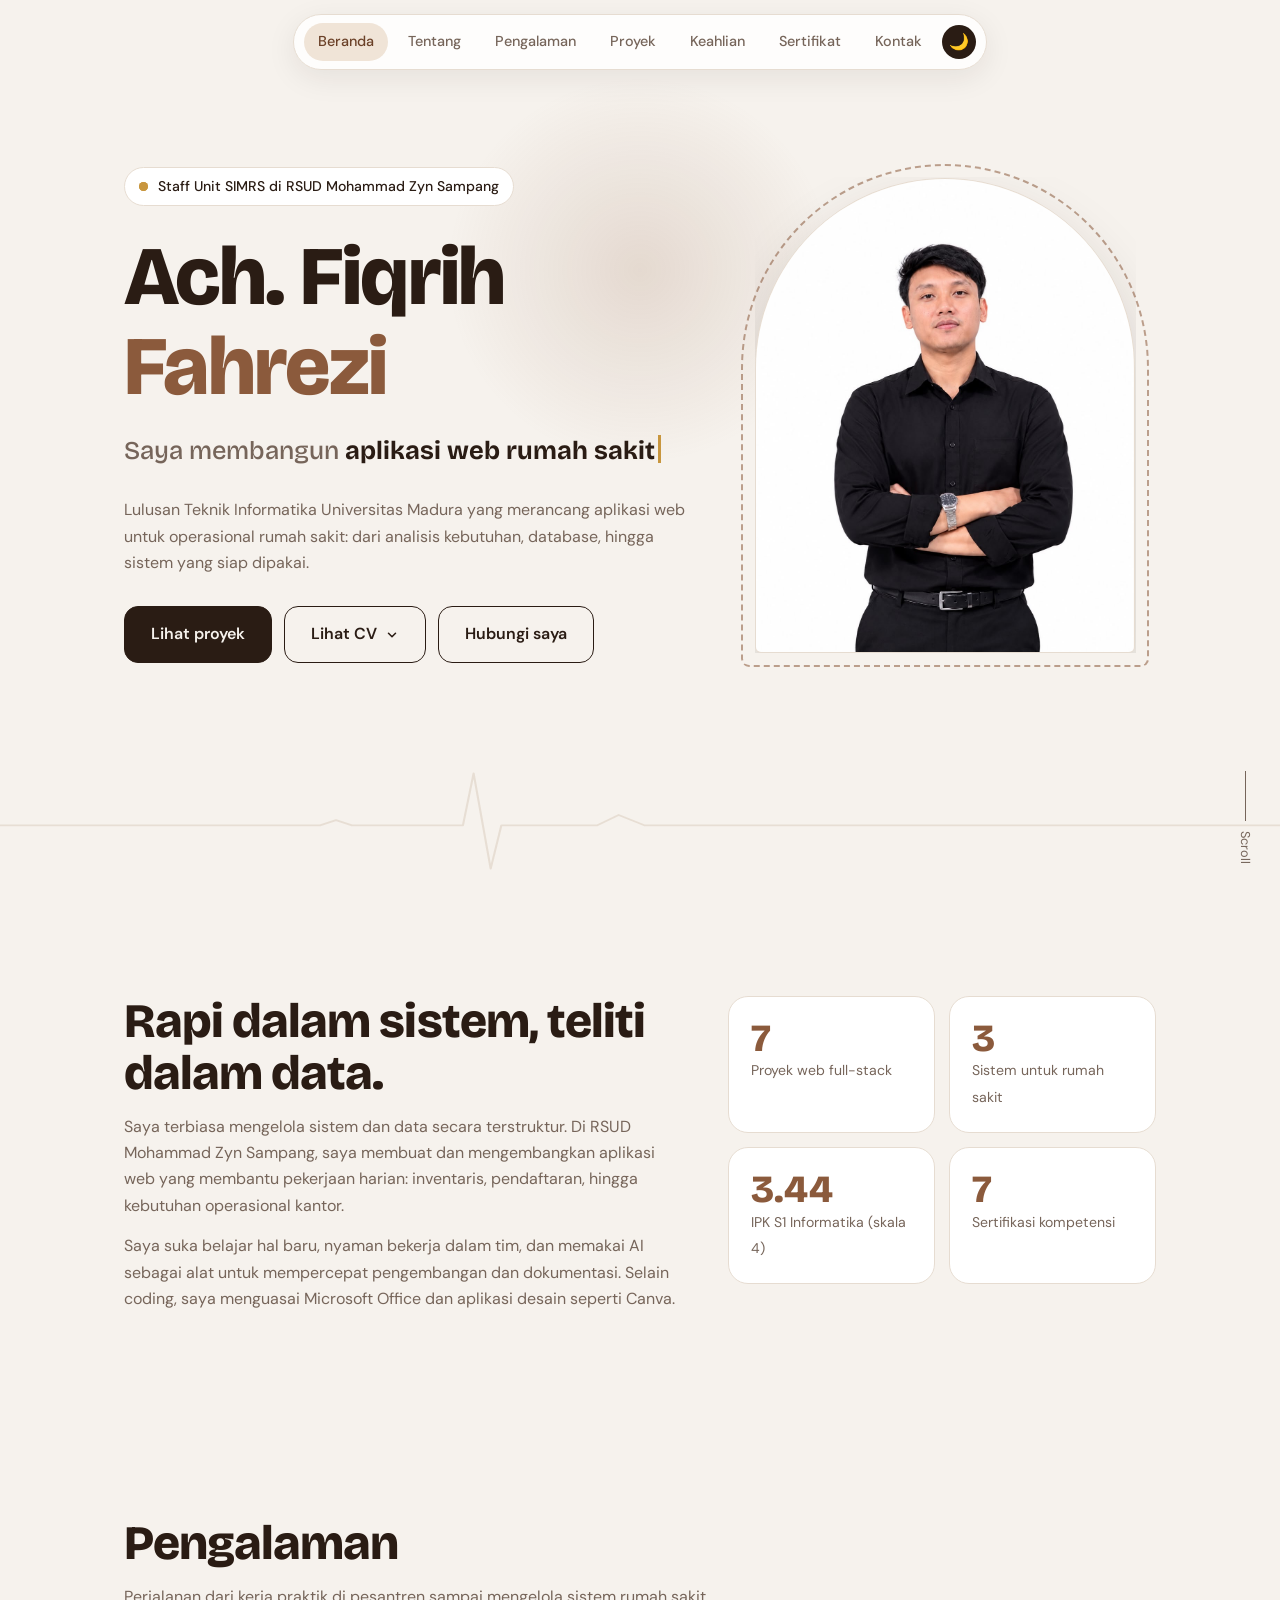
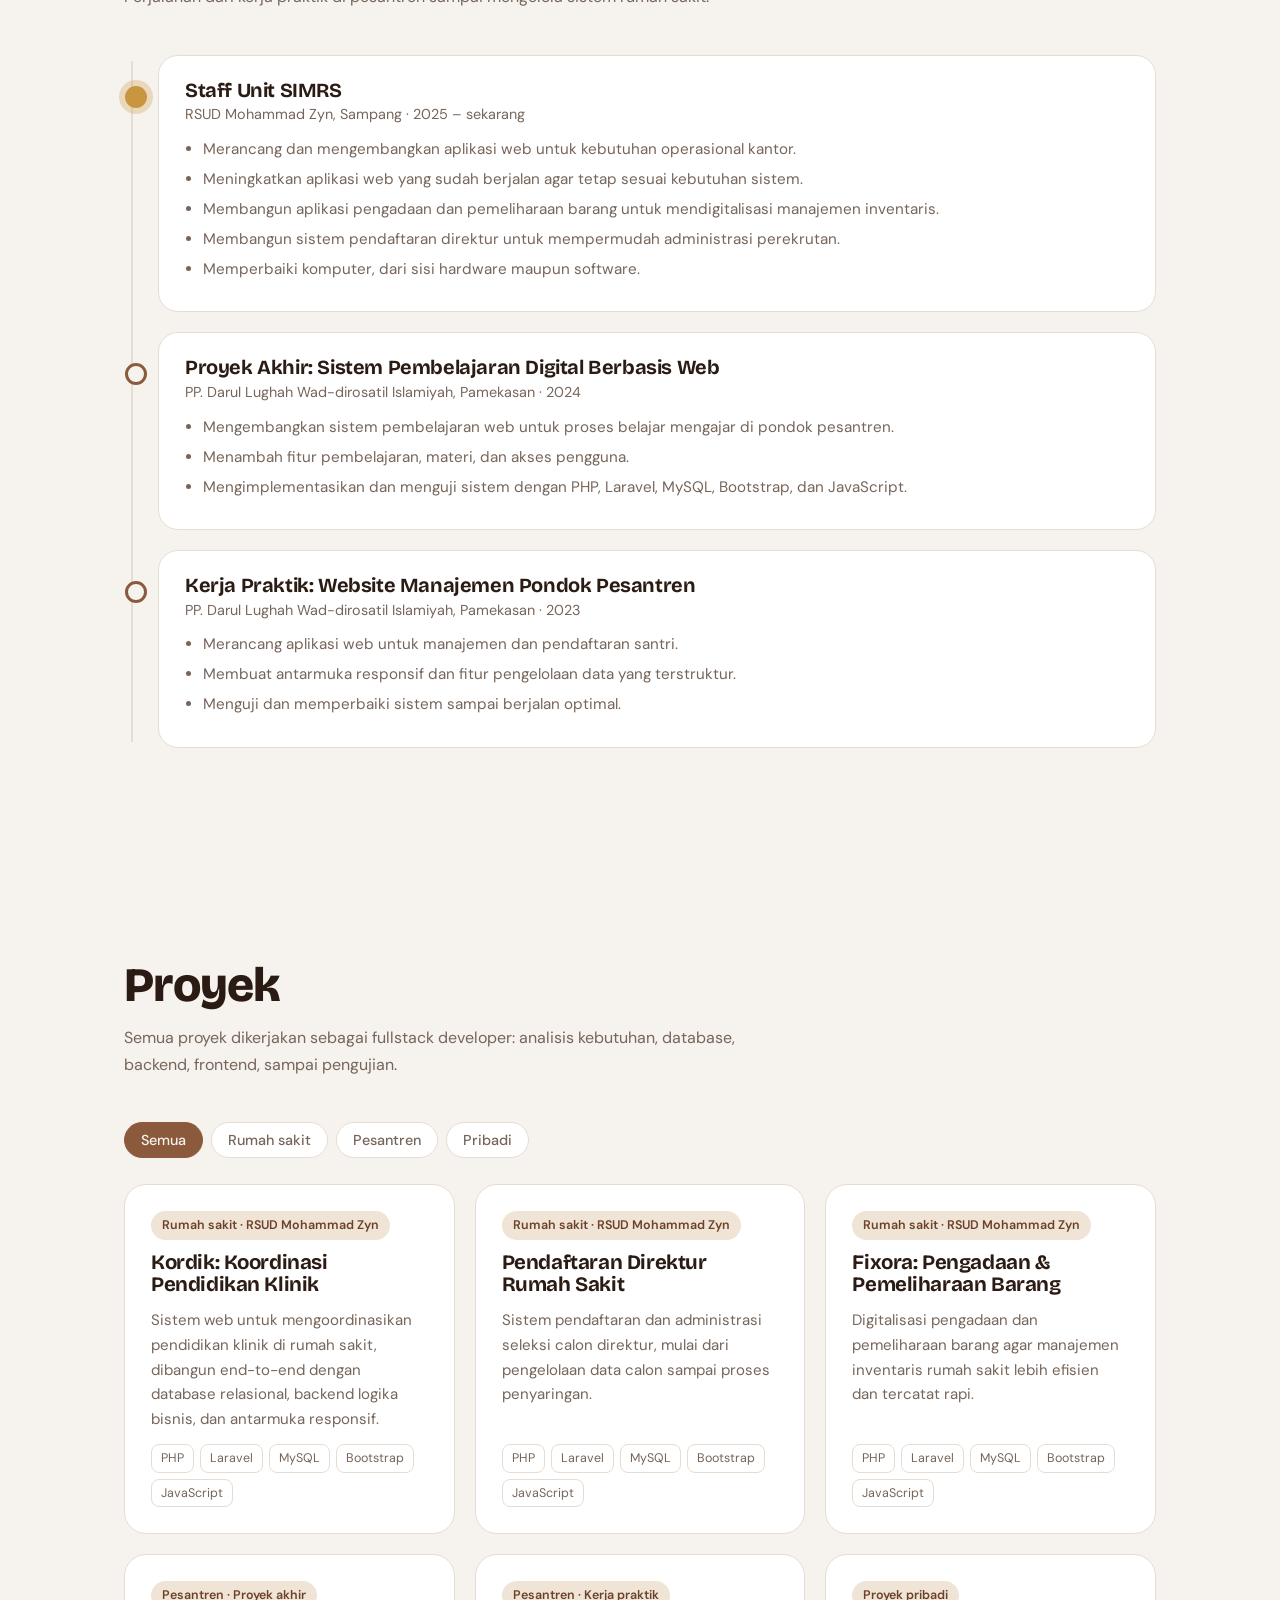
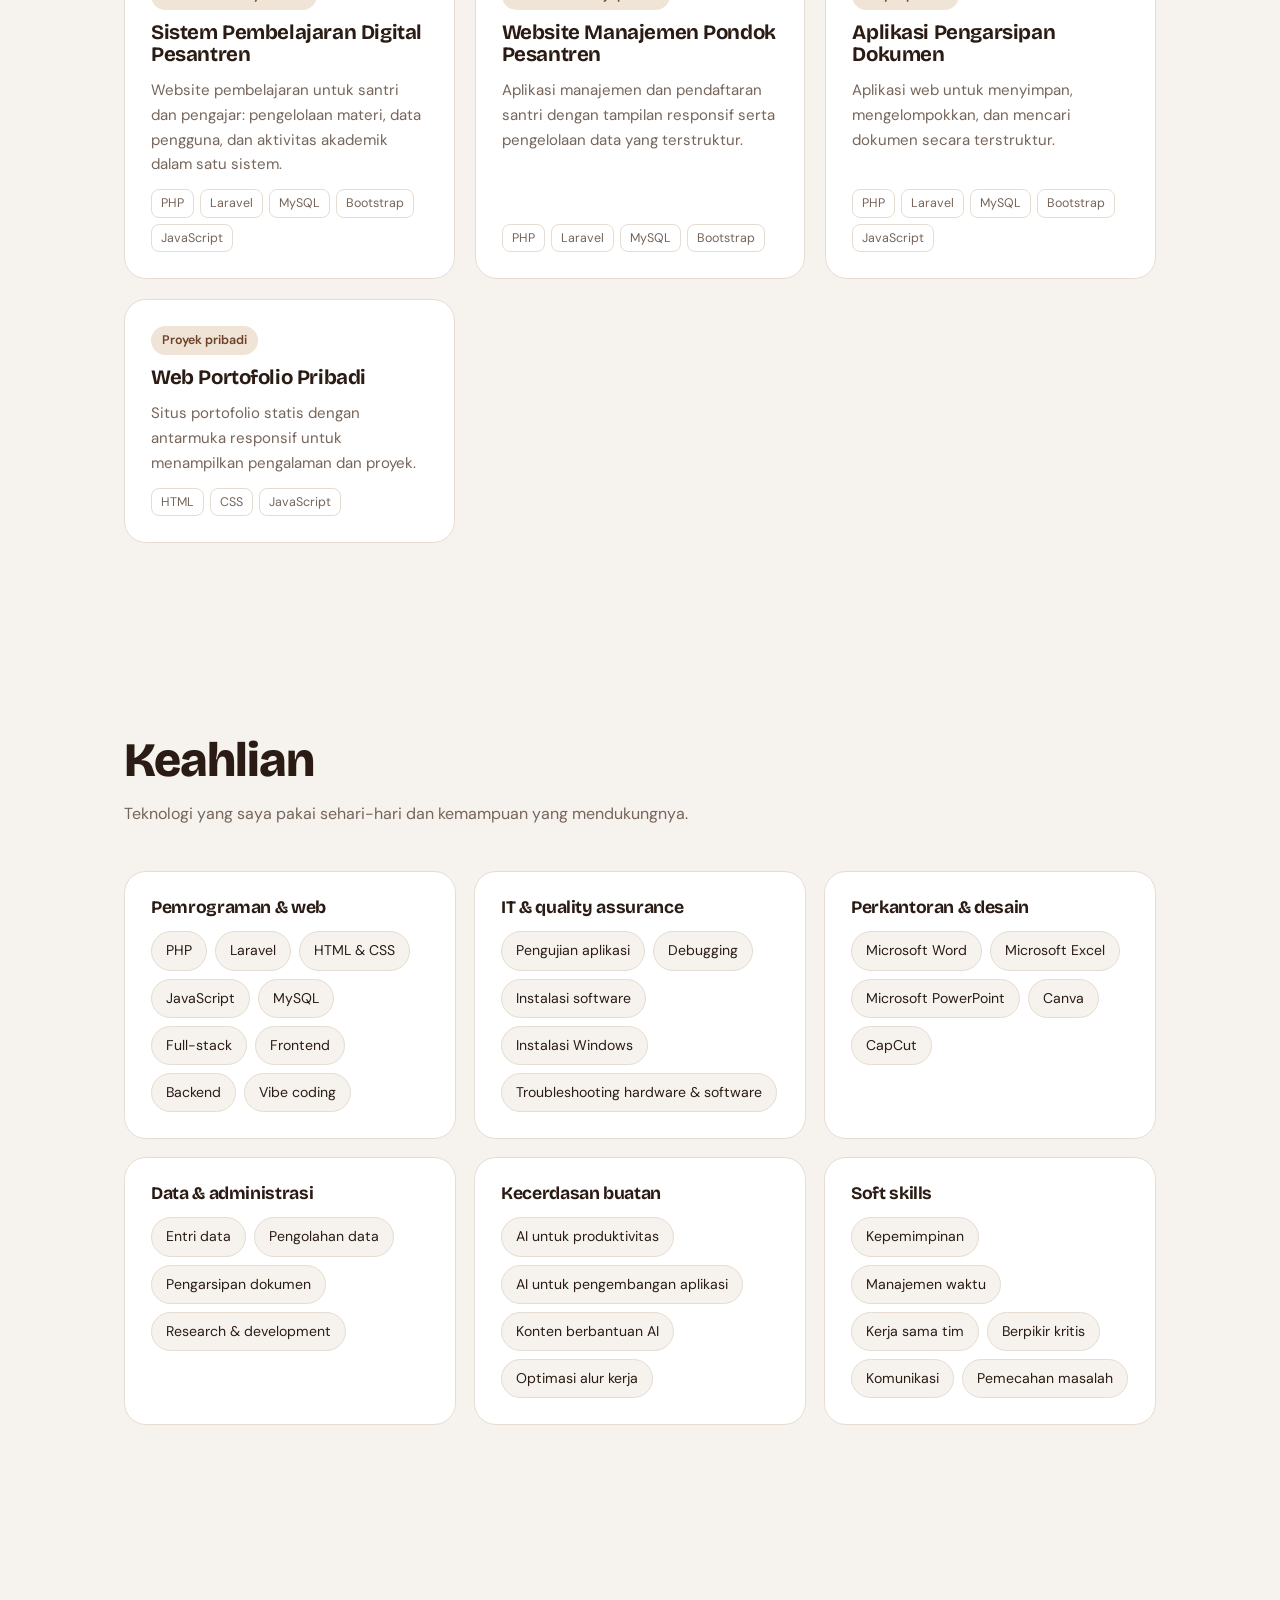
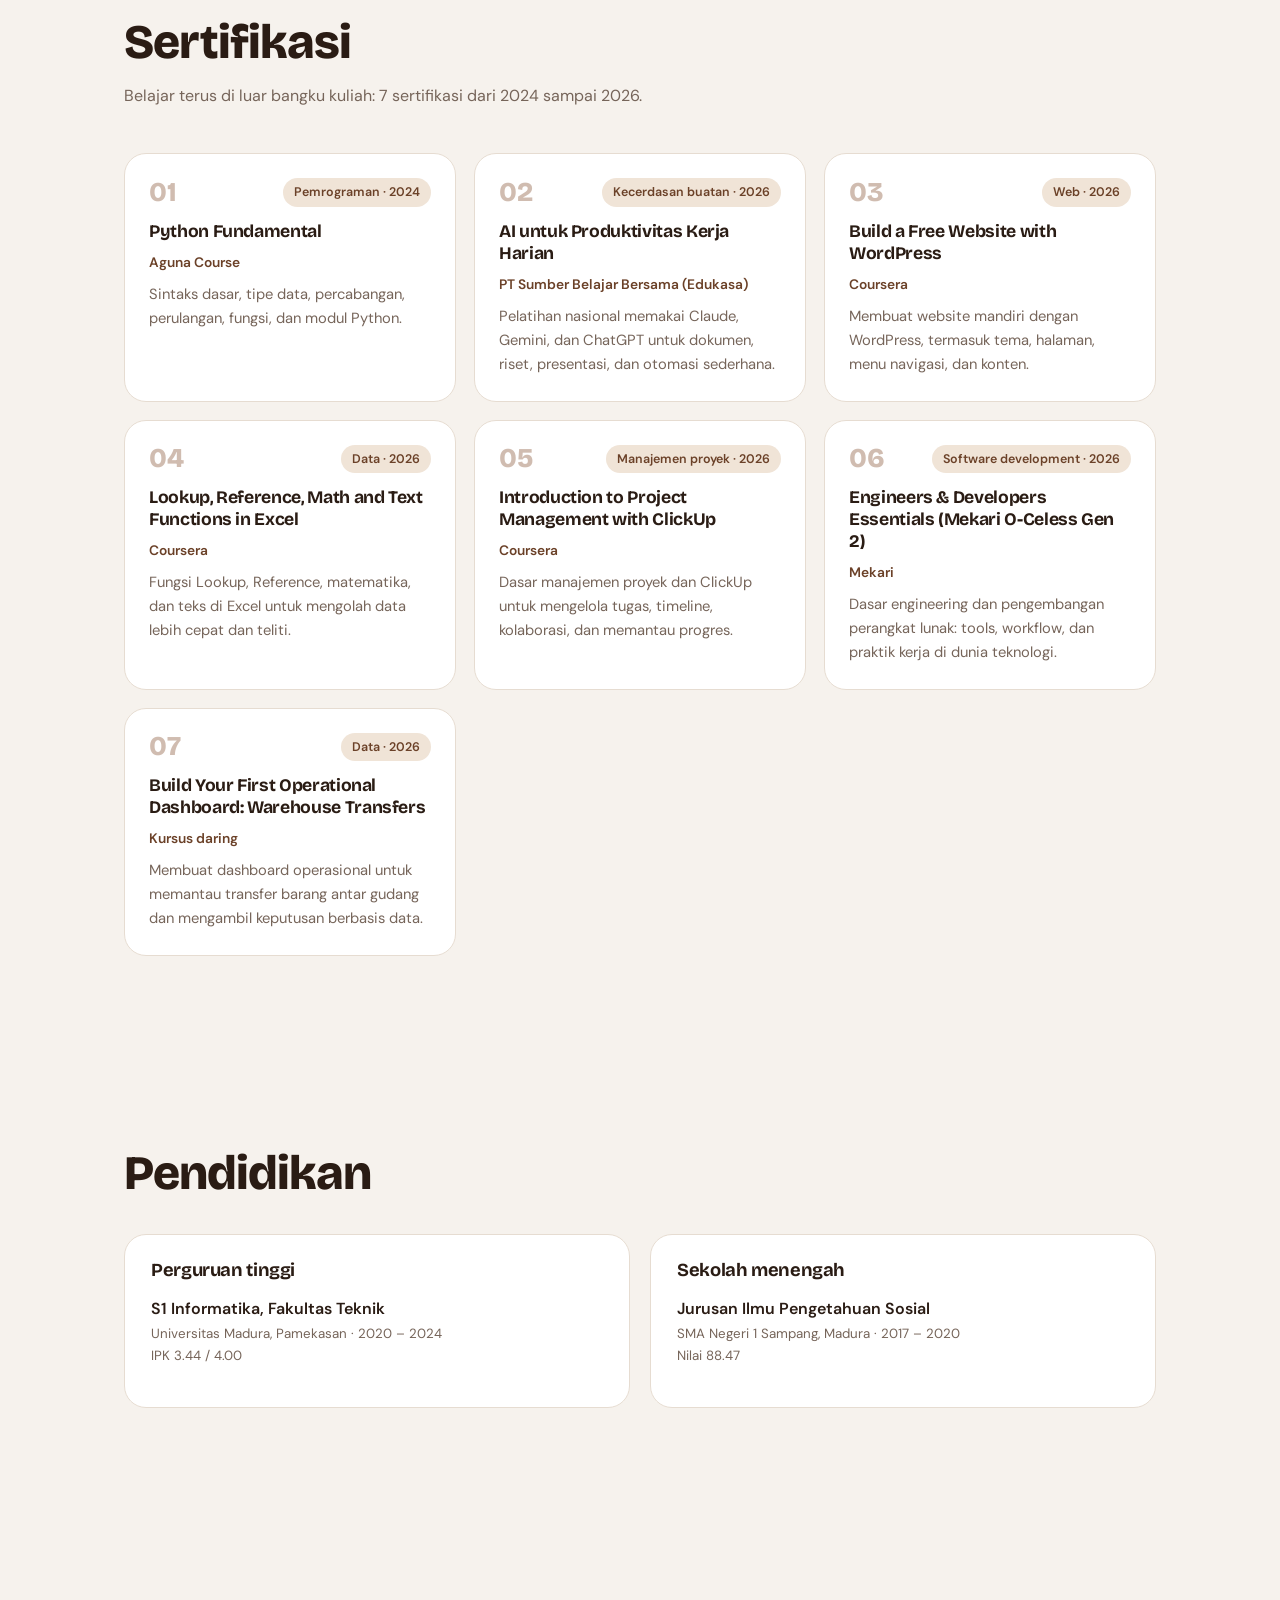
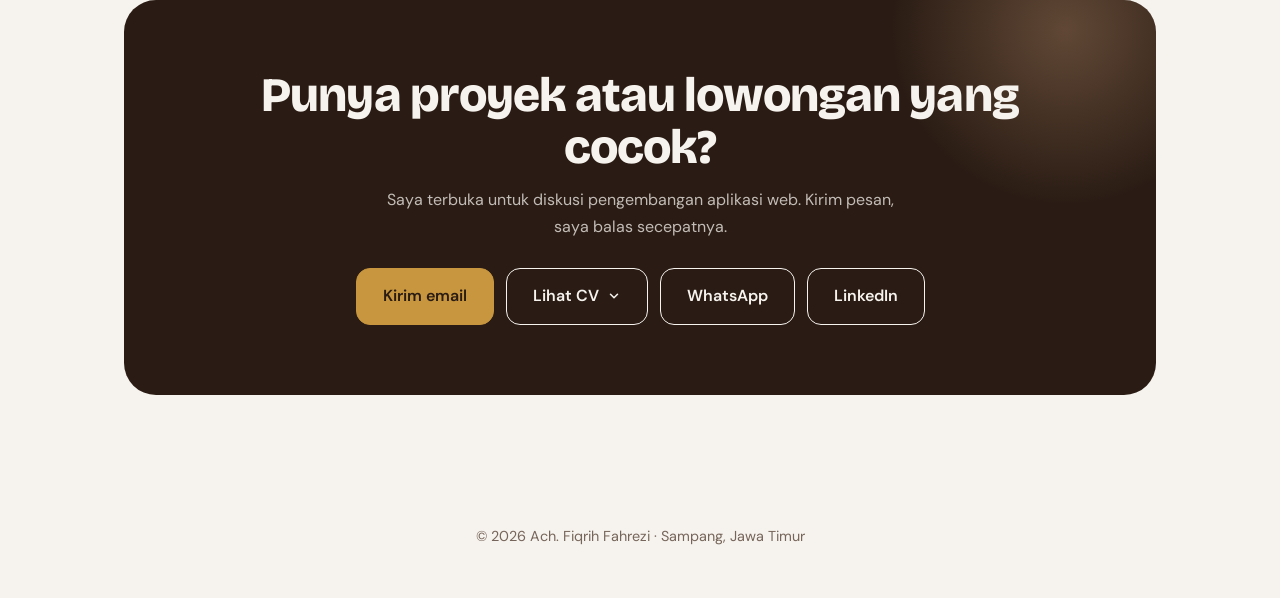
<file: index.html>
<!DOCTYPE html>
<html lang="id">
<head>
<meta charset="UTF-8">
<meta name="viewport" content="width=device-width, initial-scale=1">
<title>Ach. Fiqrih Fahrezi – Web Developer</title>
<meta name="description" content="Portofolio Ach. Fiqrih Fahrezi, Web Developer & Staff Unit SIMRS RSUD Mohammad Zyn Sampang.">
<link rel="icon" type="image/png" href="fiqrih.png">
<link rel="preconnect" href="https://fonts.googleapis.com">
<link rel="preconnect" href="https://fonts.gstatic.com" crossorigin>
<link href="https://fonts.googleapis.com/css2?family=Bricolage+Grotesque:opsz,wght@12..96,500;12..96,700;12..96,800&family=DM+Sans:wght@400;500;600&display=swap" rel="stylesheet">
<script>addEventListener("error",function(){document.querySelectorAll(".rv.pre").forEach(function(e){e.classList.add("in")})})</script>
<style>
:root{
  --bg:#F6F2ED; --surface:#FFFFFF; --ink:#2A1C14; --muted:#76655A; --line:#E6DCD1;
  --teal:#8B5A3C; --teal-d:#6B4128; --coral:#C8963E; --mint:#F0E4D7;
  --display:'Bricolage Grotesque','Segoe UI',system-ui,sans-serif;
  --body:'DM Sans','Segoe UI',system-ui,sans-serif;
  --ease:cubic-bezier(.2,.7,.2,1);
}
:root[data-theme="dark"]{
  --bg:#17100B; --surface:#231910; --ink:#F4EBE1; --muted:#B5A394; --line:#3A2B20;
  --teal:#D4A47C; --teal-d:#E8C1A0; --coral:#E6B55F; --mint:#33241A;
}
*{box-sizing:border-box;margin:0;padding:0}
html{scroll-behavior:smooth;scroll-padding-top:80px}
body{font-family:var(--body);background:var(--bg);color:var(--ink);line-height:1.65;overflow-x:hidden;transition:background .4s,color .4s}
a{color:inherit;text-decoration:none}
:focus-visible{outline:3px solid var(--coral);outline-offset:3px;border-radius:6px}
.wrap{max-width:1080px;margin:0 auto;padding:0 24px}
h1,h2,h3{font-family:var(--display);line-height:1.08;letter-spacing:-.02em}
section{padding:96px 0}
h2{font-size:clamp(2rem,4.5vw,3rem);font-weight:800;margin-bottom:14px}
.lead{color:var(--muted);max-width:60ch;margin-bottom:44px}

/* progress + glow */
#bar{position:fixed;top:0;left:0;height:3px;width:0;background:linear-gradient(90deg,var(--teal),var(--coral));z-index:100}
#glow{position:fixed;width:420px;height:420px;border-radius:50%;pointer-events:none;z-index:0;
  background:radial-gradient(circle,rgba(139,90,60,.16),transparent 65%);transform:translate(-50%,-50%);left:50%;top:30%;transition:opacity .3s}
main,header,footer{position:relative;z-index:1}

/* nav */
nav{position:fixed;top:14px;left:50%;transform:translateX(-50%);z-index:90;display:flex;align-items:center;gap:6px;
  padding:8px 10px;border-radius:999px;background:color-mix(in srgb,var(--surface) 82%,transparent);
  backdrop-filter:blur(14px);border:1px solid var(--line);box-shadow:0 8px 30px rgba(42,28,20,.08);max-width:calc(100% - 24px);overflow-x:auto;scrollbar-width:none}
nav::-webkit-scrollbar{display:none}
nav a{padding:7px 14px;border-radius:999px;font-size:.9rem;font-weight:500;color:var(--muted);white-space:nowrap;transition:.25s var(--ease)}
nav a:hover,nav a.on{background:var(--mint);color:var(--teal-d)}
#theme{border:0;background:var(--ink);color:var(--bg);width:34px;height:34px;border-radius:50%;cursor:pointer;font-size:1rem;flex:none;transition:transform .4s var(--ease)}
#theme:hover{transform:rotate(25deg) scale(1.08)}

/* hero */
.hero{min-height:100vh;display:flex;align-items:center;padding:120px 0 60px;position:relative;overflow:hidden}
.hero .wrap{position:relative}
.status{display:inline-flex;align-items:center;gap:10px;padding:7px 14px;border:1px solid var(--line);background:var(--surface);border-radius:999px;font-size:.88rem;font-weight:500;margin-bottom:26px}
.dot{width:9px;height:9px;border-radius:50%;background:var(--coral);position:relative}
.dot::after{content:"";position:absolute;inset:0;border-radius:50%;background:var(--coral);animation:ping 1.6s infinite}
@keyframes ping{to{transform:scale(3.2);opacity:0}}
.hero h1{font-size:clamp(2.9rem,9vw,6.6rem);font-weight:800;margin-bottom:18px}
.hero h1 .ln{display:block;overflow:hidden}
.hero h1 .ln span{display:inline-block;transform:translateY(105%);animation:up .9s var(--ease) forwards}
.hero h1 .ln:nth-child(2) span{animation-delay:.12s;color:var(--teal)}
@keyframes up{to{transform:none}}
.role{font-family:var(--display);font-size:clamp(1.15rem,2.6vw,1.6rem);font-weight:500;min-height:2em;color:var(--muted)}
.role b{color:var(--ink);font-weight:700}
.caret{display:inline-block;width:3px;height:1.1em;background:var(--coral);margin-left:3px;vertical-align:-.15em;animation:blink 1s steps(1) infinite}
@keyframes blink{50%{opacity:0}}
.hero p.sum{max-width:56ch;margin:16px 0 30px;color:var(--muted)}
.btns{display:flex;flex-wrap:wrap;gap:12px}
.btn{display:inline-flex;align-items:center;gap:8px;padding:14px 26px;border-radius:14px;font-weight:600;cursor:pointer;border:1.5px solid var(--ink);transition:transform .3s var(--ease),box-shadow .3s var(--ease),background .3s}
.btn.pri{background:var(--ink);color:var(--bg)}
.btn:hover{transform:translateY(-3px);box-shadow:0 12px 26px rgba(42,28,20,.18)}
.btn.sec:hover{background:var(--mint)}
.ecg{position:absolute;left:0;right:0;bottom:6%;width:100%;height:150px;opacity:.9;pointer-events:none}
.ecg path{fill:none;stroke:var(--coral);stroke-width:2.5;stroke-linecap:round;stroke-linejoin:round;stroke-dasharray:1;stroke-dashoffset:1;animation:beat 4.8s linear infinite}
.ecg .ghost{stroke:var(--line);stroke-width:2;animation:none;stroke-dasharray:none}
@keyframes beat{0%{stroke-dashoffset:1}70%,100%{stroke-dashoffset:0}}
.scroll{position:absolute;right:24px;bottom:36px;font-size:.8rem;color:var(--muted);writing-mode:vertical-rl;display:flex;align-items:center;gap:10px}
.scroll i{width:1px;height:50px;background:var(--muted);transform-origin:top;animation:grow 2s var(--ease) infinite}
@keyframes grow{0%{transform:scaleY(0)}50%{transform:scaleY(1)}100%{transform:scaleY(1);opacity:0}}

/* reveal */
.rv{transition:opacity .8s var(--ease),transform .8s var(--ease);transition-delay:var(--d,0s)}
.rv.pre{opacity:0;transform:translateY(28px)}
.rv.pre.in{opacity:1;transform:none}

/* about */
.about{display:grid;grid-template-columns:1.3fr 1fr;gap:48px;align-items:start}
.about p{color:var(--muted);margin-bottom:14px}
.stats{display:grid;grid-template-columns:1fr 1fr;gap:14px}
.stat{background:var(--surface);border:1px solid var(--line);border-radius:20px;padding:22px}
.stat b{font-family:var(--display);font-size:2.4rem;font-weight:800;color:var(--teal);display:block;line-height:1}
.stat span{font-size:.88rem;color:var(--muted)}

/* timeline */
.tl{position:relative;padding-left:34px}
.tl::before{content:"";position:absolute;left:7px;top:6px;bottom:6px;width:2px;background:var(--line)}
.tl .fill{position:absolute;left:7px;top:6px;width:2px;height:0;background:linear-gradient(var(--teal),var(--coral))}
.job{position:relative;background:var(--surface);border:1px solid var(--line);border-radius:20px;padding:24px 26px;margin-bottom:20px;transition:transform .35s var(--ease),border-color .35s}
.job:hover{transform:translateX(6px);border-color:var(--teal)}
.job::before{content:"";position:absolute;left:-34px;top:30px;width:16px;height:16px;border-radius:50%;background:var(--bg);border:3px solid var(--teal)}
.job.now::before{background:var(--coral);border-color:var(--coral);box-shadow:0 0 0 6px rgba(200,150,62,.28)}
.job h3{font-size:1.25rem;margin-bottom:2px}
.job .meta{color:var(--muted);font-size:.9rem;margin-bottom:10px}
.job ul{padding-left:18px;color:var(--muted);font-size:.95rem}
.job li{margin-bottom:5px}

/* projects */
.filters{display:flex;flex-wrap:wrap;gap:8px;margin-bottom:26px}
.chip{border:1px solid var(--line);background:var(--surface);color:var(--muted);padding:8px 16px;border-radius:999px;font:500 .9rem var(--body);cursor:pointer;transition:.25s var(--ease)}
.chip:hover{border-color:var(--teal);color:var(--teal-d)}
.chip.on{background:var(--teal);border-color:var(--teal);color:var(--bg)}
.grid{display:grid;grid-template-columns:repeat(auto-fill,minmax(310px,1fr));gap:20px}
.card{background:var(--surface);border:1px solid var(--line);border-radius:22px;padding:26px;display:flex;flex-direction:column;gap:12px;position:relative;overflow:hidden;
  transform-style:preserve-3d;transition:transform .25s ease-out,border-color .3s,opacity .4s,box-shadow .3s}
.card::after{content:"";position:absolute;inset:0;background:radial-gradient(260px circle at var(--mx,50%) var(--my,0%),rgba(139,90,60,.14),transparent 70%);opacity:0;transition:opacity .3s;pointer-events:none}
.card:hover{border-color:var(--teal);box-shadow:0 18px 40px rgba(42,28,20,.12)}
.card:hover::after{opacity:1}
.card.hide{display:none}
.tag{align-self:flex-start;font-size:.78rem;font-weight:600;padding:4px 11px;border-radius:999px;background:var(--mint);color:var(--teal-d)}
.card h3{font-size:1.28rem}
.card p{color:var(--muted);font-size:.94rem;flex:1}
.stack{display:flex;flex-wrap:wrap;gap:6px}
.stack span{font-size:.78rem;border:1px solid var(--line);border-radius:8px;padding:3px 9px;color:var(--muted)}

/* skills */
.skills{display:grid;grid-template-columns:repeat(auto-fit,minmax(300px,1fr));gap:18px}
.sk{background:var(--surface);border:1px solid var(--line);border-radius:22px;padding:26px}
.sk h3{font-size:1.1rem;margin-bottom:14px}
.pills{display:flex;flex-wrap:wrap;gap:8px}
.pills span{padding:7px 14px;border-radius:999px;background:var(--bg);border:1px solid var(--line);font-size:.88rem;transition:.25s var(--ease)}
.pills span:hover{background:var(--teal);color:var(--bg);border-color:var(--teal);transform:translateY(-3px)}

/* edu */
.two{display:grid;grid-template-columns:repeat(auto-fit,minmax(320px,1fr));gap:20px}
.box{background:var(--surface);border:1px solid var(--line);border-radius:22px;padding:26px}
.box h3{font-size:1.15rem;margin-bottom:16px}
.item{padding:14px 0;border-top:1px solid var(--line)}
.item:first-of-type{border-top:0;padding-top:0}
.item b{display:block;font-weight:600}
.item small{color:var(--muted);display:block}

/* contact */
.cta{background:var(--ink);color:var(--bg);border-radius:32px;padding:clamp(34px,6vw,70px);text-align:center;position:relative;overflow:hidden}
.cta h2{color:var(--bg)}
.cta p{opacity:.75;max-width:48ch;margin:0 auto 28px}
.cta .btn{border-color:var(--bg);color:var(--bg)}
.cta .btn.pri{background:var(--coral);border-color:var(--coral);color:#2A1C14}
.cta::before{content:"";position:absolute;width:380px;height:380px;border-radius:50%;background:radial-gradient(circle,rgba(212,164,124,.32),transparent 65%);top:-160px;right:-100px;animation:float 9s ease-in-out infinite}
@keyframes float{50%{transform:translate(-50px,40px)}}
.cta>*{position:relative}
footer{padding:34px 0 50px;text-align:center;color:var(--muted);font-size:.9rem}


.hgrid{display:grid;grid-template-columns:1.15fr .85fr;gap:40px;align-items:center;z-index:1}
.hero .hgrid h1{font-size:clamp(2.7rem,6.6vw,5.2rem)}
.ecg{z-index:0}
.photo{position:relative;justify-self:center;width:min(100%,380px);margin:0}
.photo .frame{position:relative;aspect-ratio:4/5;border-radius:999px 999px 32px 32px;overflow:hidden;background:var(--mint);
  border:1px solid var(--line);box-shadow:0 30px 60px rgba(42,28,20,.18);animation:reveal 1.3s var(--ease) .25s both}
.photo img{width:100%;height:100%;object-fit:cover;object-position:50% 12%;transform:scale(1.12);animation:settle 1.6s var(--ease) .25s forwards}
.photo::before{content:"";position:absolute;inset:-14px;border-radius:999px 999px 40px 40px;border:2px dashed var(--teal);opacity:.55;animation:spin 1s var(--ease) .6s both}
@keyframes reveal{from{clip-path:inset(100% 0 0 0)}to{clip-path:inset(0)}}
@keyframes settle{to{transform:scale(1)}}
@keyframes spin{from{opacity:0;transform:scale(.92)}to{opacity:.55;transform:none}}
.fchip{position:absolute;display:flex;align-items:center;gap:10px;padding:10px 16px;border-radius:16px;background:var(--surface);
  border:1px solid var(--line);box-shadow:0 14px 30px rgba(42,28,20,.14);font-size:.86rem;font-weight:600;animation:bob 5s ease-in-out infinite,pop .7s var(--ease) 1.3s both}
.fchip small{display:block;font-weight:400;color:var(--muted);font-size:.76rem;line-height:1.2}
.fchip.a{left:-26px;bottom:18%}
.fchip.b{right:-22px;top:14%;animation-delay:-2.5s,1.6s}
.fchip i{width:34px;height:34px;border-radius:10px;display:grid;place-items:center;background:var(--mint);font-style:normal}
@keyframes bob{50%{transform:translateY(-10px)}}
@keyframes pop{from{opacity:0;scale:.7}to{opacity:1;scale:1}}
@media(max-width:860px){
  .hgrid{grid-template-columns:1fr;gap:34px}
  .photo{order:-1;width:min(78%,300px)}
  .fchip.a{left:-10px}.fchip.b{right:-10px}
}
@media(prefers-reduced-motion:reduce){.photo .frame{clip-path:none}.photo img{transform:none}.fchip{opacity:1;scale:1}}
@media(max-width:760px){
  section{padding:70px 0}
  .about{grid-template-columns:1fr}
  .scroll{display:none}
  .ecg{height:100px}
}
@media(prefers-reduced-motion:reduce){
  *,*::before,*::after{animation-duration:.01ms!important;animation-iteration-count:1!important;transition-duration:.01ms!important}
  .rv.pre{opacity:1;transform:none}
  .hero h1 .ln span{transform:none}
  .ecg path{stroke-dashoffset:0}
}

/* ===== responsive fixes ===== */
.hero{min-height:100vh;min-height:100svh;padding:120px 0 190px}
.ecg{bottom:14px;height:130px}
.grid{grid-template-columns:repeat(auto-fill,minmax(min(100%,310px),1fr))}
.skills{grid-template-columns:repeat(auto-fit,minmax(min(100%,300px),1fr))}
.two{grid-template-columns:repeat(auto-fit,minmax(min(100%,320px),1fr))}
img{max-width:100%}
@media(max-width:860px){
  .hero{padding:104px 0 150px}
  .ecg{height:100px}
  .photo{width:min(68%,270px)}
}
@media(max-width:600px){
  .wrap{padding:0 18px}
  section{padding:60px 0}
  .hero{padding:92px 0 130px}
  .ecg{height:80px;bottom:10px;opacity:.7}
  .hero .hgrid h1{font-size:clamp(2.2rem,12vw,3.2rem)}
  .status{border-radius:16px;font-size:.82rem;line-height:1.4}
  .hero p.sum{font-size:.95rem;margin:14px 0 24px}
  .btns{gap:10px}
  .btn{padding:12px 20px;font-size:.95rem}
  nav{top:10px;padding:6px 8px;gap:2px}
  nav a{padding:6px 10px;font-size:.8rem}
  #theme{width:30px;height:30px;font-size:.9rem}
  .stats{gap:10px}
  .stat{padding:16px}
  .stat b{font-size:1.9rem}
  .tl{padding-left:26px}
  .job{padding:18px 18px}
  .job::before{left:-26px;top:24px;width:14px;height:14px}
  .job h3{font-size:1.1rem}
  .card,.sk,.box{padding:20px}
  .cta{border-radius:24px}
  #glow{display:none}
}

/* ===== CV menu ===== */
button.btn{font:inherit;font-weight:600;background:transparent;color:inherit}
.cvwrap{position:relative;display:inline-block}
.chev{transition:transform .3s var(--ease)}
.cvwrap.open .chev{transform:rotate(180deg)}
.cvmenu{position:absolute;left:0;top:calc(100% + 10px);min-width:250px;background:var(--surface);border:1px solid var(--line);border-radius:18px;padding:8px;
  box-shadow:0 20px 44px rgba(42,28,20,.2);opacity:0;visibility:hidden;transform:translateY(-8px) scale(.97);transform-origin:top left;
  transition:opacity .25s var(--ease),transform .3s var(--ease),visibility .3s;z-index:30;text-align:left}
.cvwrap.open .cvmenu{opacity:1;visibility:visible;transform:none}
.cvwrap.up .cvmenu{top:auto;bottom:calc(100% + 10px);transform-origin:bottom left;transform:translateY(8px) scale(.97)}
.cvwrap.up.open .cvmenu{transform:none}
.cvmenu a{display:flex;align-items:center;gap:12px;padding:10px 12px;border-radius:12px;color:var(--ink);font-weight:600;transition:background .2s,transform .25s var(--ease)}
.cvmenu a:hover{background:var(--mint);transform:translateX(3px)}
.cvmenu .fl{width:36px;height:36px;border-radius:10px;background:var(--mint);display:grid;place-items:center;font-size:.78rem;font-weight:700;color:var(--teal-d);flex:none}
.cvmenu a:hover .fl{background:var(--teal);color:var(--bg)}
.cvmenu small{display:block;font-weight:400;color:var(--muted);font-size:.78rem;line-height:1.3}
@media(max-width:600px){
  .cvmenu,.cvwrap.up .cvmenu{position:fixed;left:14px;right:14px;top:auto;bottom:14px;min-width:0;transform-origin:bottom center;transform:translateY(24px)}
  .cvwrap.open .cvmenu,.cvwrap.up.open .cvmenu{transform:none}
}

/* ===== certificates ===== */
.certs{display:grid;grid-template-columns:repeat(auto-fill,minmax(min(100%,320px),1fr));gap:18px}
.cert{background:var(--surface);border:1px solid var(--line);border-radius:22px;padding:24px;display:flex;flex-direction:column;gap:8px;
  transition:opacity .8s var(--ease),transform .45s var(--ease),border-color .3s,box-shadow .3s}
.cert.rv:hover{transform:translateY(-6px);border-color:var(--teal);box-shadow:0 18px 40px rgba(42,28,20,.12)}
.cert .top{display:flex;justify-content:space-between;align-items:center;gap:10px;margin-bottom:6px}
.cert .no{font-family:var(--display);font-weight:800;font-size:1.7rem;line-height:1;color:var(--teal);opacity:.4;transition:opacity .3s}
.cert:hover .no{opacity:1}
.cert h3{font-size:1.1rem;line-height:1.25}
.cert .by{font-size:.86rem;font-weight:600;color:var(--teal-d)}
.cert p{color:var(--muted);font-size:.92rem}
@media(max-width:600px){.cert{padding:20px}}
</style>
</head>
<body>
<div id="bar"></div><div id="glow"></div>

<nav aria-label="Navigasi utama">
  <a href="#home" class="on">Beranda</a><a href="#tentang">Tentang</a><a href="#pengalaman">Pengalaman</a>
  <a href="#proyek">Proyek</a><a href="#keahlian">Keahlian</a><a href="#sertifikat">Sertifikat</a><a href="#kontak">Kontak</a>
  <button id="theme" aria-label="Ganti tema terang/gelap">🌙</button>
</nav>

<header class="hero" id="home">
  <div class="wrap hgrid"><div class="htxt">
    <div class="status"><span class="dot"></span>Staff Unit SIMRS di RSUD Mohammad Zyn Sampang</div>
    <h1><span class="ln"><span>Ach. Fiqrih</span></span><span class="ln"><span>Fahrezi</span></span></h1>
    <div class="role">Saya membangun <b id="typed"></b><span class="caret"></span></div>
    <p class="sum">Lulusan Teknik Informatika Universitas Madura yang merancang aplikasi web untuk operasional rumah sakit: dari analisis kebutuhan, database, hingga sistem yang siap dipakai.</p>
    <div class="btns">
      <a class="btn pri" href="#proyek">Lihat proyek</a>
      <div class="cvwrap"><button type="button" class="btn sec" aria-haspopup="menu" aria-expanded="false">Lihat CV <svg class="chev" width="14" height="14" viewBox="0 0 24 24" fill="none" stroke="currentColor" stroke-width="2.6" stroke-linecap="round" stroke-linejoin="round" aria-hidden="true"><path d="M6 9l6 6 6-6"/></svg></button><span class="cvmenu" role="menu"><a role="menuitem" href="cv/cv-id.pdf" target="_blank" rel="noopener"><span class="fl">ID</span><span>Bahasa Indonesia<small>Buka CV format PDF</small></span></a><a role="menuitem" href="cv/cv-en.pdf" target="_blank" rel="noopener"><span class="fl">EN</span><span>English<small>Open CV as PDF</small></span></a></span></div>
      <a class="btn sec" href="#kontak">Hubungi saya</a>
    </div>
  </div>
  <figure class="photo">
    <div class="frame"><img src="images/fiqrih.jpeg" alt="Foto Ach. Fiqrih Fahrezi" width="760" height="950"></div>
  </figure>
  </div>
  <svg class="ecg" viewBox="0 0 1200 150" preserveAspectRatio="none" aria-hidden="true">
    <path class="ghost" d="M0 80 H300 l15-6 15 6 H420 l14 0 10-60 16 110 10-50 H560 l20-12 24 12 H1200"/>
    <path pathLength="1" d="M0 80 H300 l15-6 15 6 H420 l14 0 10-60 16 110 10-50 H560 l20-12 24 12 H1200"/>
  </svg>
  <div class="scroll"><i></i>Scroll</div>
</header>

<main>
<section id="tentang"><div class="wrap">
  <div class="about">
    <div class="rv">
      <h2>Rapi dalam sistem, teliti dalam data.</h2>
      <p>Saya terbiasa mengelola sistem dan data secara terstruktur. Di RSUD Mohammad Zyn Sampang, saya membuat dan mengembangkan aplikasi web yang membantu pekerjaan harian: inventaris, pendaftaran, hingga kebutuhan operasional kantor.</p>
      <p>Saya suka belajar hal baru, nyaman bekerja dalam tim, dan memakai AI sebagai alat untuk mempercepat pengembangan dan dokumentasi. Selain coding, saya menguasai Microsoft Office dan aplikasi desain seperti Canva.</p>
    </div>
    <div class="stats rv" style="--d:.15s">
      <div class="stat"><b data-n="7">7</b><span>Proyek web full-stack</span></div>
      <div class="stat"><b data-n="3">3</b><span>Sistem untuk rumah sakit</span></div>
      <div class="stat"><b data-n="3.44" data-f="2">3.44</b><span>IPK S1 Informatika (skala 4)</span></div>
      <div class="stat"><b data-n="7">7</b><span>Sertifikasi kompetensi</span></div>
    </div>
  </div>
</div></section>

<section id="pengalaman"><div class="wrap">
  <h2 class="rv">Pengalaman</h2>
  <p class="lead rv">Perjalanan dari kerja praktik di pesantren sampai mengelola sistem rumah sakit.</p>
  <div class="tl" id="tl"><span class="fill" id="fill"></span>
    <article class="job now rv">
      <h3>Staff Unit SIMRS</h3><div class="meta">RSUD Mohammad Zyn, Sampang · 2025 – sekarang</div>
      <ul>
        <li>Merancang dan mengembangkan aplikasi web untuk kebutuhan operasional kantor.</li>
        <li>Meningkatkan aplikasi web yang sudah berjalan agar tetap sesuai kebutuhan sistem.</li>
        <li>Membangun aplikasi pengadaan dan pemeliharaan barang untuk mendigitalisasi manajemen inventaris.</li>
        <li>Membangun sistem pendaftaran direktur untuk mempermudah administrasi perekrutan.</li>
        <li>Memperbaiki komputer, dari sisi hardware maupun software.</li>
      </ul>
    </article>
    <article class="job rv">
      <h3>Proyek Akhir: Sistem Pembelajaran Digital Berbasis Web</h3><div class="meta">PP. Darul Lughah Wad-dirosatil Islamiyah, Pamekasan · 2024</div>
      <ul>
        <li>Mengembangkan sistem pembelajaran web untuk proses belajar mengajar di pondok pesantren.</li>
        <li>Menambah fitur pembelajaran, materi, dan akses pengguna.</li>
        <li>Mengimplementasikan dan menguji sistem dengan PHP, Laravel, MySQL, Bootstrap, dan JavaScript.</li>
      </ul>
    </article>
    <article class="job rv">
      <h3>Kerja Praktik: Website Manajemen Pondok Pesantren</h3><div class="meta">PP. Darul Lughah Wad-dirosatil Islamiyah, Pamekasan · 2023</div>
      <ul>
        <li>Merancang aplikasi web untuk manajemen dan pendaftaran santri.</li>
        <li>Membuat antarmuka responsif dan fitur pengelolaan data yang terstruktur.</li>
        <li>Menguji dan memperbaiki sistem sampai berjalan optimal.</li>
      </ul>
    </article>
  </div>
</div></section>

<section id="proyek"><div class="wrap">
  <h2 class="rv">Proyek</h2>
  <p class="lead rv">Semua proyek dikerjakan sebagai fullstack developer: analisis kebutuhan, database, backend, frontend, sampai pengujian.</p>
  <div class="filters rv" id="filters">
    <button class="chip on" data-f="all">Semua</button><button class="chip" data-f="rs">Rumah sakit</button>
    <button class="chip" data-f="pes">Pesantren</button><button class="chip" data-f="pri">Pribadi</button>
  </div>
  <div class="grid" id="grid">
    <article class="card rv" data-c="rs" style="--d:0s"><span class="tag">Rumah sakit · RSUD Mohammad Zyn</span><h3>Kordik: Koordinasi Pendidikan Klinik</h3><p>Sistem web untuk mengoordinasikan pendidikan klinik di rumah sakit, dibangun end-to-end dengan database relasional, backend logika bisnis, dan antarmuka responsif.</p><div class="stack"><span>PHP</span><span>Laravel</span><span>MySQL</span><span>Bootstrap</span><span>JavaScript</span></div></article>
    <article class="card rv" data-c="rs" style="--d:0.08s"><span class="tag">Rumah sakit · RSUD Mohammad Zyn</span><h3>Pendaftaran Direktur Rumah Sakit</h3><p>Sistem pendaftaran dan administrasi seleksi calon direktur, mulai dari pengelolaan data calon sampai proses penyaringan.</p><div class="stack"><span>PHP</span><span>Laravel</span><span>MySQL</span><span>Bootstrap</span><span>JavaScript</span></div></article>
    <article class="card rv" data-c="rs" style="--d:0.16s"><span class="tag">Rumah sakit · RSUD Mohammad Zyn</span><h3>Fixora: Pengadaan & Pemeliharaan Barang</h3><p>Digitalisasi pengadaan dan pemeliharaan barang agar manajemen inventaris rumah sakit lebih efisien dan tercatat rapi.</p><div class="stack"><span>PHP</span><span>Laravel</span><span>MySQL</span><span>Bootstrap</span><span>JavaScript</span></div></article>
    <article class="card rv" data-c="pes" style="--d:0s"><span class="tag">Pesantren · Proyek akhir</span><h3>Sistem Pembelajaran Digital Pesantren</h3><p>Website pembelajaran untuk santri dan pengajar: pengelolaan materi, data pengguna, dan aktivitas akademik dalam satu sistem.</p><div class="stack"><span>PHP</span><span>Laravel</span><span>MySQL</span><span>Bootstrap</span><span>JavaScript</span></div></article>
    <article class="card rv" data-c="pes" style="--d:0.08s"><span class="tag">Pesantren · Kerja praktik</span><h3>Website Manajemen Pondok Pesantren</h3><p>Aplikasi manajemen dan pendaftaran santri dengan tampilan responsif serta pengelolaan data yang terstruktur.</p><div class="stack"><span>PHP</span><span>Laravel</span><span>MySQL</span><span>Bootstrap</span></div></article>
    <article class="card rv" data-c="pri" style="--d:0.16s"><span class="tag">Proyek pribadi</span><h3>Aplikasi Pengarsipan Dokumen</h3><p>Aplikasi web untuk menyimpan, mengelompokkan, dan mencari dokumen secara terstruktur.</p><div class="stack"><span>PHP</span><span>Laravel</span><span>MySQL</span><span>Bootstrap</span><span>JavaScript</span></div></article>
    <article class="card rv" data-c="pri" style="--d:0s"><span class="tag">Proyek pribadi</span><h3>Web Portofolio Pribadi</h3><p>Situs portofolio statis dengan antarmuka responsif untuk menampilkan pengalaman dan proyek.</p><div class="stack"><span>HTML</span><span>CSS</span><span>JavaScript</span></div></article>
  </div>
</div></section>

<section id="keahlian"><div class="wrap">
  <h2 class="rv">Keahlian</h2>
  <p class="lead rv">Teknologi yang saya pakai sehari-hari dan kemampuan yang mendukungnya.</p>
  <div class="skills" id="skills">
    <div class="sk rv" style="--d:0s"><h3>Pemrograman & web</h3><div class="pills"><span>PHP</span><span>Laravel</span><span>HTML & CSS</span><span>JavaScript</span><span>MySQL</span><span>Full-stack</span><span>Frontend</span><span>Backend</span><span>Vibe coding</span></div></div>
    <div class="sk rv" style="--d:0.08s"><h3>IT & quality assurance</h3><div class="pills"><span>Pengujian aplikasi</span><span>Debugging</span><span>Instalasi software</span><span>Instalasi Windows</span><span>Troubleshooting hardware & software</span></div></div>
    <div class="sk rv" style="--d:0.16s"><h3>Perkantoran & desain</h3><div class="pills"><span>Microsoft Word</span><span>Microsoft Excel</span><span>Microsoft PowerPoint</span><span>Canva</span><span>CapCut</span></div></div>
    <div class="sk rv" style="--d:0s"><h3>Data & administrasi</h3><div class="pills"><span>Entri data</span><span>Pengolahan data</span><span>Pengarsipan dokumen</span><span>Research & development</span></div></div>
    <div class="sk rv" style="--d:0.08s"><h3>Kecerdasan buatan</h3><div class="pills"><span>AI untuk produktivitas</span><span>AI untuk pengembangan aplikasi</span><span>Konten berbantuan AI</span><span>Optimasi alur kerja</span></div></div>
    <div class="sk rv" style="--d:0.16s"><h3>Soft skills</h3><div class="pills"><span>Kepemimpinan</span><span>Manajemen waktu</span><span>Kerja sama tim</span><span>Berpikir kritis</span><span>Komunikasi</span><span>Pemecahan masalah</span></div></div>
  </div>
</div></section>

<section id="sertifikat"><div class="wrap">
  <h2 class="rv">Sertifikasi</h2>
  <p class="lead rv">Belajar terus di luar bangku kuliah: 7 sertifikasi dari 2024 sampai 2026.</p>
  <div class="certs">
    <article class="cert rv" style="--d:0.0s"><div class="top"><span class="no">01</span><span class="tag">Pemrograman · 2024</span></div><h3>Python Fundamental</h3><div class="by">Aguna Course</div><p>Sintaks dasar, tipe data, percabangan, perulangan, fungsi, dan modul Python.</p></article>
    <article class="cert rv" style="--d:0.08s"><div class="top"><span class="no">02</span><span class="tag">Kecerdasan buatan · 2026</span></div><h3>AI untuk Produktivitas Kerja Harian</h3><div class="by">PT Sumber Belajar Bersama (Edukasa)</div><p>Pelatihan nasional memakai Claude, Gemini, dan ChatGPT untuk dokumen, riset, presentasi, dan otomasi sederhana.</p></article>
    <article class="cert rv" style="--d:0.16s"><div class="top"><span class="no">03</span><span class="tag">Web · 2026</span></div><h3>Build a Free Website with WordPress</h3><div class="by">Coursera</div><p>Membuat website mandiri dengan WordPress, termasuk tema, halaman, menu navigasi, dan konten.</p></article>
    <article class="cert rv" style="--d:0.0s"><div class="top"><span class="no">04</span><span class="tag">Data · 2026</span></div><h3>Lookup, Reference, Math and Text Functions in Excel</h3><div class="by">Coursera</div><p>Fungsi Lookup, Reference, matematika, dan teks di Excel untuk mengolah data lebih cepat dan teliti.</p></article>
    <article class="cert rv" style="--d:0.08s"><div class="top"><span class="no">05</span><span class="tag">Manajemen proyek · 2026</span></div><h3>Introduction to Project Management with ClickUp</h3><div class="by">Coursera</div><p>Dasar manajemen proyek dan ClickUp untuk mengelola tugas, timeline, kolaborasi, dan memantau progres.</p></article>
    <article class="cert rv" style="--d:0.16s"><div class="top"><span class="no">06</span><span class="tag">Software development · 2026</span></div><h3>Engineers & Developers Essentials (Mekari O-Celess Gen 2)</h3><div class="by">Mekari</div><p>Dasar engineering dan pengembangan perangkat lunak: tools, workflow, dan praktik kerja di dunia teknologi.</p></article>
    <article class="cert rv" style="--d:0.0s"><div class="top"><span class="no">07</span><span class="tag">Data · 2026</span></div><h3>Build Your First Operational Dashboard: Warehouse Transfers</h3><div class="by">Kursus daring</div><p>Membuat dashboard operasional untuk memantau transfer barang antar gudang dan mengambil keputusan berbasis data.</p></article>
  </div>
</div></section>

<section id="pendidikan"><div class="wrap">
  <h2 class="rv">Pendidikan</h2>
  <div class="two" style="margin-top:34px">
    <div class="box rv">
      <h3>Perguruan tinggi</h3>
      <div class="item"><b>S1 Informatika, Fakultas Teknik</b><small>Universitas Madura, Pamekasan · 2020 – 2024</small><small>IPK 3.44 / 4.00</small></div>
    </div>
    <div class="box rv" style="--d:.12s">
      <h3>Sekolah menengah</h3>
      <div class="item"><b>Jurusan Ilmu Pengetahuan Sosial</b><small>SMA Negeri 1 Sampang, Madura · 2017 – 2020</small><small>Nilai 88.47</small></div>
    </div>
  </div>
</div></section>

<section id="kontak"><div class="wrap">
  <div class="cta rv">
    <h2>Punya proyek atau lowongan yang cocok?</h2>
    <p>Saya terbuka untuk diskusi pengembangan aplikasi web. Kirim pesan, saya balas secepatnya.</p>
    <div class="btns" style="justify-content:center">
      <a class="btn pri" href="mailto:contactfiqrih@gmail.com">Kirim email</a>
      <div class="cvwrap up"><button type="button" class="btn " aria-haspopup="menu" aria-expanded="false">Lihat CV <svg class="chev" width="14" height="14" viewBox="0 0 24 24" fill="none" stroke="currentColor" stroke-width="2.6" stroke-linecap="round" stroke-linejoin="round" aria-hidden="true"><path d="M6 9l6 6 6-6"/></svg></button><span class="cvmenu" role="menu"><a role="menuitem" href="cv/cv-id.pdf" target="_blank" rel="noopener"><span class="fl">ID</span><span>Bahasa Indonesia<small>Buka CV format PDF</small></span></a><a role="menuitem" href="cv/cv-en.pdf" target="_blank" rel="noopener"><span class="fl">EN</span><span>English<small>Open CV as PDF</small></span></a></span></div>
      <a class="btn" href="https://wa.me/6281911982396" target="_blank" rel="noopener">WhatsApp</a>
      <a class="btn" href="https://linkedin.com/in/fiqrih-fahrezi-729b002b8" target="_blank" rel="noopener">LinkedIn</a>
    </div>
  </div>
</div></section>
</main>

<footer>© <span id="yr"></span> Ach. Fiqrih Fahrezi · Sampang, Jawa Timur</footer>

<script>
const $=(s,r=document)=>r.querySelector(s), $$=(s,r=document)=>[...r.querySelectorAll(s)];
const reduce=matchMedia('(prefers-reduced-motion:reduce)').matches;
$('#yr').textContent=new Date().getFullYear();


/* typing */
const words=['aplikasi web rumah sakit','sistem inventaris digital','platform belajar online','antarmuka yang mudah dipakai'];
(function type(){const el=$('#typed');if(reduce){el.textContent=words[0];return}
 let w=0,c=0,del=false;
 (function tick(){const full=words[w];el.textContent=full.slice(0,c);
  if(!del&&c<full.length){c++;setTimeout(tick,70)}
  else if(!del){del=true;setTimeout(tick,1600)}
  else if(c>0){c--;setTimeout(tick,32)}
  else{del=false;w=(w+1)%words.length;setTimeout(tick,300)}})();})();

/* reveal + counters */
const count=el=>{const n=+el.dataset.n,f=+el.dataset.f||0;if(reduce){el.textContent=n.toFixed(f);return}
 const t0=performance.now();(function s(t){const p=Math.min((t-t0)/1400,1),e=1-Math.pow(1-p,4);el.textContent=(n*e).toFixed(f);if(p<1)requestAnimationFrame(s)})(t0)};
$$('.rv').forEach(el=>{if(el.getBoundingClientRect().top>innerHeight*.92){el.classList.add('pre');$$('[data-n]',el).forEach(b=>b.textContent=(0).toFixed(+b.dataset.f||0))}});
const revealAll=()=>{$$('.rv.pre:not(.in)').forEach(el=>{if(el.getBoundingClientRect().top<innerHeight*.92){el.classList.add('in');$$('[data-n]',el).forEach(count)}})};
addEventListener('scroll',revealAll,{passive:true});addEventListener('resize',revealAll);addEventListener('load',revealAll);setTimeout(revealAll,300);

/* filters */
$('#filters').addEventListener('click',e=>{const b=e.target.closest('.chip');if(!b)return;
 $$('.chip').forEach(x=>x.classList.toggle('on',x===b));
 $$('.card').forEach(c=>c.classList.toggle('hide',b.dataset.f!=='all'&&c.dataset.c!==b.dataset.f))});

/* card tilt + spotlight */
$$('.card').forEach(c=>{
 c.addEventListener('mousemove',e=>{const r=c.getBoundingClientRect(),x=e.clientX-r.left,y=e.clientY-r.top;
  c.style.setProperty('--mx',x+'px');c.style.setProperty('--my',y+'px');
  if(!reduce)c.style.transform=`perspective(800px) rotateX(${(.5-y/r.height)*6}deg) rotateY(${(x/r.width-.5)*6}deg) translateY(-4px)`});
 c.addEventListener('mouseleave',()=>c.style.transform='')});

/* scroll: progress, glow, timeline, active nav */
const links=$$('nav a'),secs=links.map(a=>$(a.getAttribute('href')));
addEventListener('scroll',()=>{
 const h=document.documentElement,y=scrollY;
 $('#bar').style.width=(y/(h.scrollHeight-innerHeight)*100)+'%';
 const tl=$('#tl').getBoundingClientRect(),p=Math.min(Math.max((innerHeight*.6-tl.top)/tl.height,0),1);
 $('#fill').style.height=(p*(tl.height-12))+'px';
 let cur=0;secs.forEach((s,i)=>{if(s&&s.getBoundingClientRect().top<innerHeight*.4)cur=i});
 links.forEach((a,i)=>a.classList.toggle('on',i===cur));
},{passive:true});
addEventListener('mousemove',e=>{const g=$('#glow');g.style.left=e.clientX+'px';g.style.top=e.clientY+'px'});

/* cv menu */
const closeCv=(except)=>$$('.cvwrap.open').forEach(w=>{if(w!==except){w.classList.remove('open');$('button',w).setAttribute('aria-expanded','false')}});
$$('.cvwrap').forEach(w=>{const b=$('button',w);
 b.addEventListener('click',e=>{e.stopPropagation();closeCv(w);const o=w.classList.toggle('open');b.setAttribute('aria-expanded',o)})});
document.addEventListener('click',e=>{if(!e.target.closest('.cvwrap'))closeCv()});
addEventListener('keydown',e=>{if(e.key==='Escape')closeCv()});

/* theme */
const root=document.documentElement,tb=$('#theme');
const setTheme=t=>{root.dataset.theme=t;tb.textContent=t==='dark'?'☀️':'🌙'};
setTheme(matchMedia('(prefers-color-scheme:dark)').matches?'dark':'light');
tb.addEventListener('click',()=>setTheme(root.dataset.theme==='dark'?'light':'dark'));
</script>
</body>
</html>
</file>
